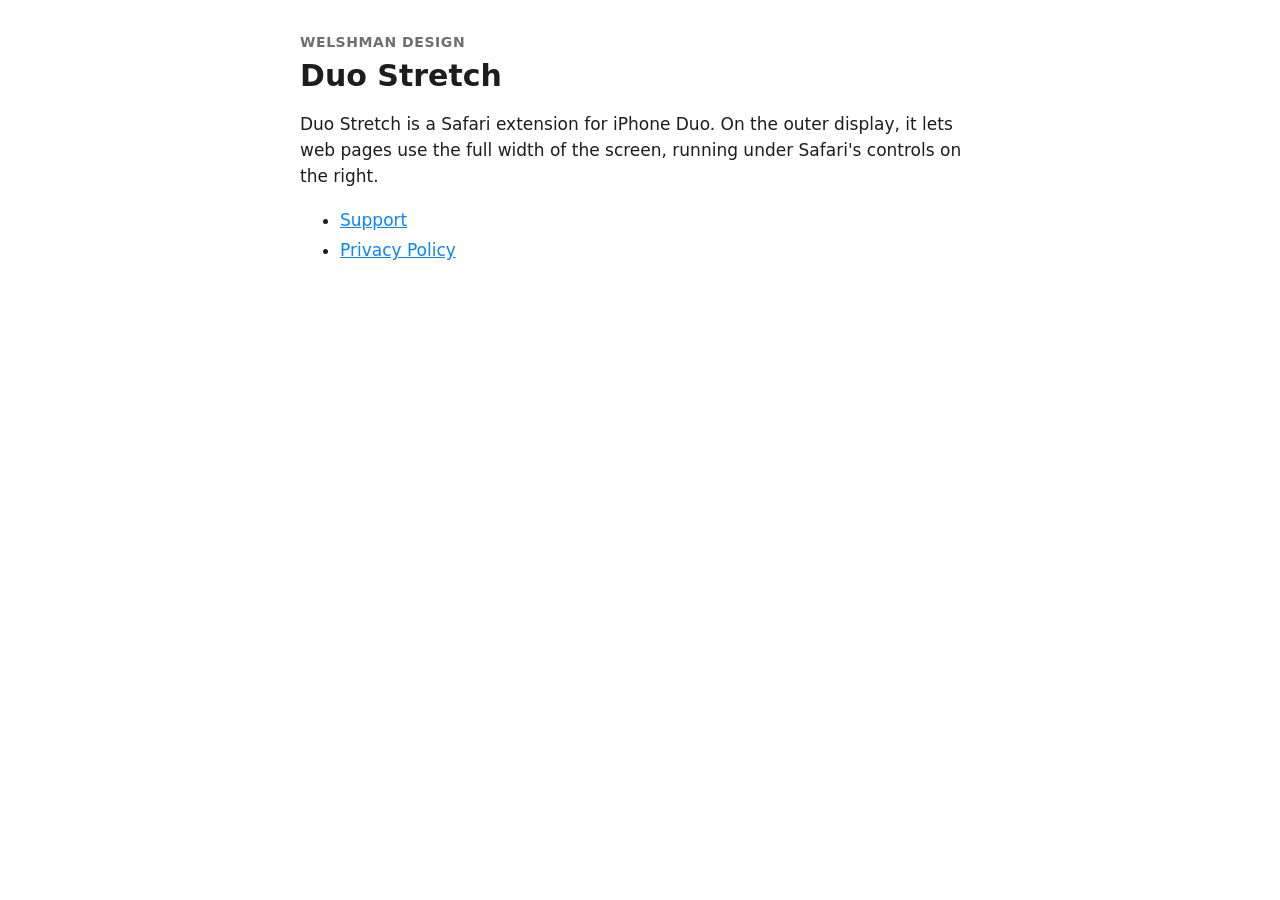
<file: index.html>
<!doctype html>
<html lang="en">
<head>
<meta charset="utf-8">
<meta name="viewport" content="width=device-width, initial-scale=1">
<title>Duo Stretch</title>
<link rel="stylesheet" href="style.css">
</head>
<body>
<main>
  <p class="kicker">Welshman Design</p>
  <h1>Duo Stretch</h1>
  <p>Duo Stretch is a Safari extension for iPhone Duo. On the outer display, it lets web pages use the full width of the screen, running under Safari's controls on the right.</p>
  <ul>
    <li><a href="support.html">Support</a></li>
    <li><a href="privacy.html">Privacy Policy</a></li>
  </ul>
</main>
</body>
</html>
</file>
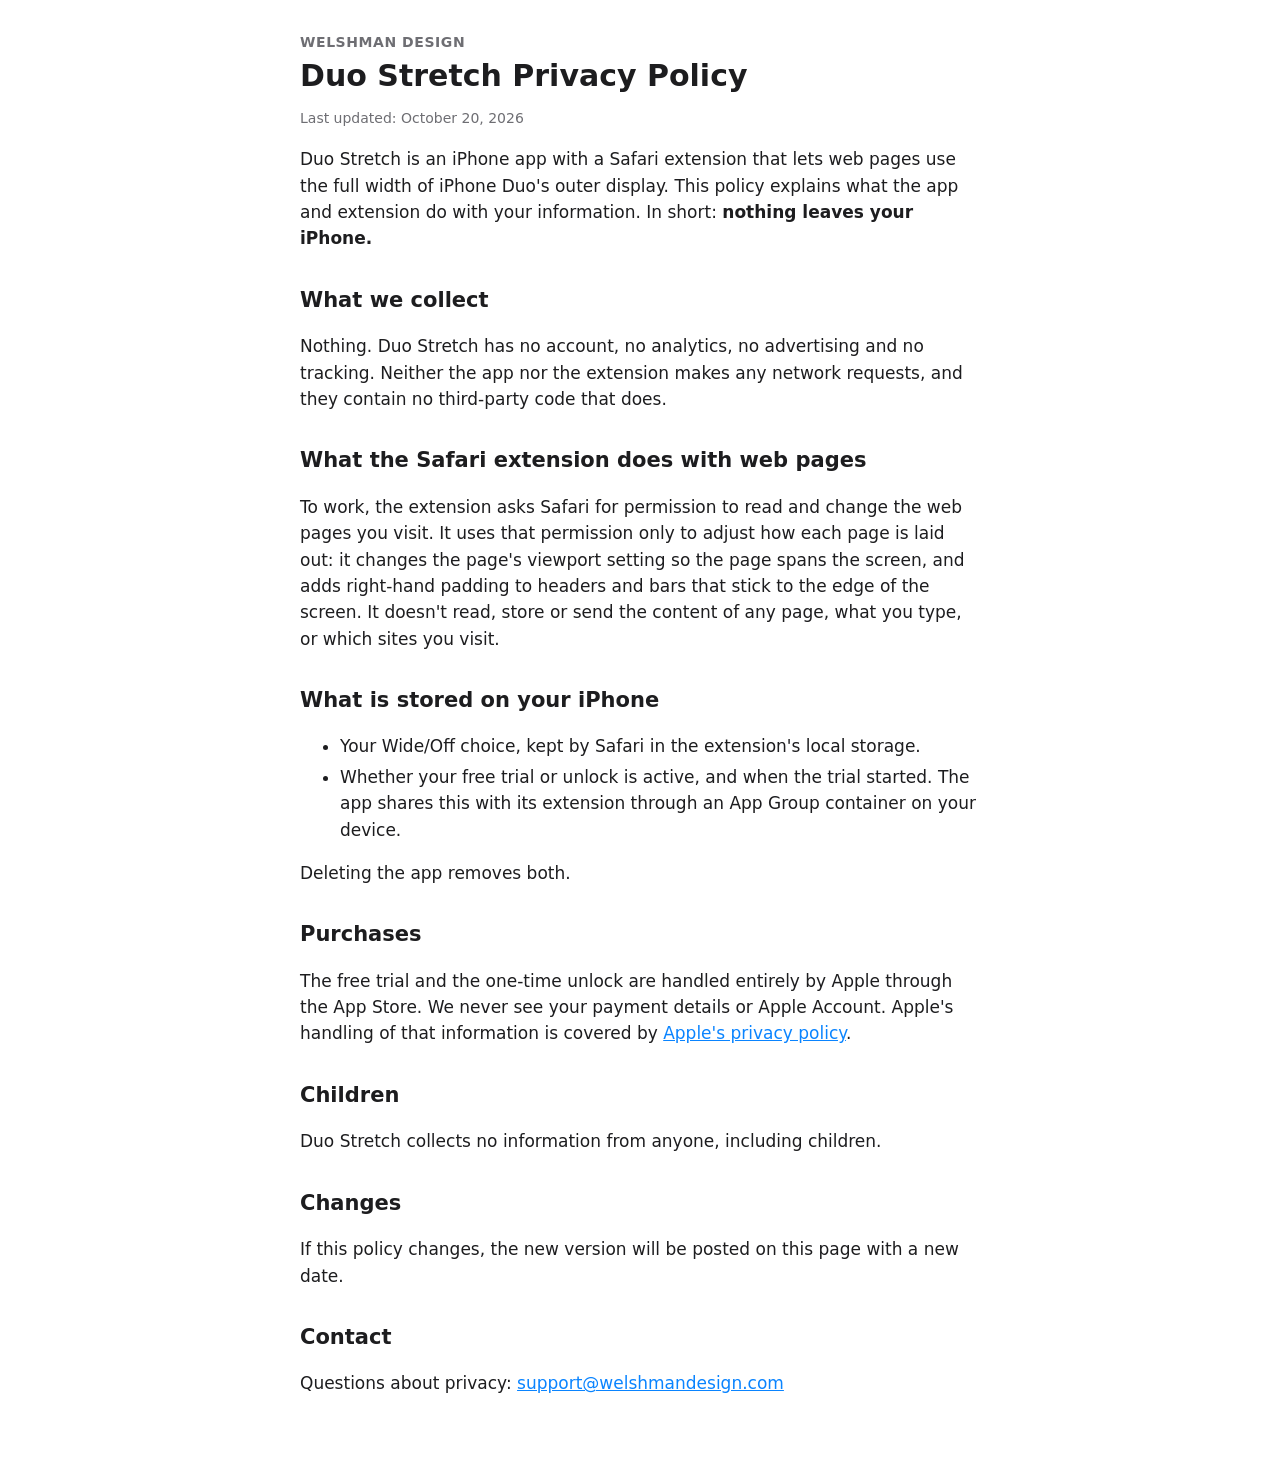
<file: privacy.html>
<!doctype html>
<html lang="en">
<head>
<meta charset="utf-8">
<meta name="viewport" content="width=device-width, initial-scale=1">
<title>Duo Stretch Privacy Policy</title>
<link rel="stylesheet" href="style.css">
</head>
<body>
<main>
  <p class="kicker">Welshman Design</p>
  <h1>Duo Stretch Privacy Policy</h1>
  <p class="updated">Last updated: October 20, 2026</p>

  <p>Duo Stretch is an iPhone app with a Safari extension that lets web pages use the full width of iPhone Duo's outer display. This policy explains what the app and extension do with your information. In short: <strong>nothing leaves your iPhone.</strong></p>

  <h2>What we collect</h2>
  <p>Nothing. Duo Stretch has no account, no analytics, no advertising and no tracking. Neither the app nor the extension makes any network requests, and they contain no third-party code that does.</p>

  <h2>What the Safari extension does with web pages</h2>
  <p>To work, the extension asks Safari for permission to read and change the web pages you visit. It uses that permission only to adjust how each page is laid out: it changes the page's viewport setting so the page spans the screen, and adds right-hand padding to headers and bars that stick to the edge of the screen. It doesn't read, store or send the content of any page, what you type, or which sites you visit.</p>

  <h2>What is stored on your iPhone</h2>
  <ul>
    <li>Your Wide/Off choice, kept by Safari in the extension's local storage.</li>
    <li>Whether your free trial or unlock is active, and when the trial started. The app shares this with its extension through an App Group container on your device.</li>
  </ul>
  <p>Deleting the app removes both.</p>

  <h2>Purchases</h2>
  <p>The free trial and the one-time unlock are handled entirely by Apple through the App Store. We never see your payment details or Apple Account. Apple's handling of that information is covered by <a href="https://www.apple.com/legal/privacy/">Apple's privacy policy</a>.</p>

  <h2>Children</h2>
  <p>Duo Stretch collects no information from anyone, including children.</p>

  <h2>Changes</h2>
  <p>If this policy changes, the new version will be posted on this page with a new date.</p>

  <h2>Contact</h2>
  <p>Questions about privacy: <a href="mailto:support@welshmandesign.com">support@welshmandesign.com</a></p>
</main>
</body>
</html>
</file>
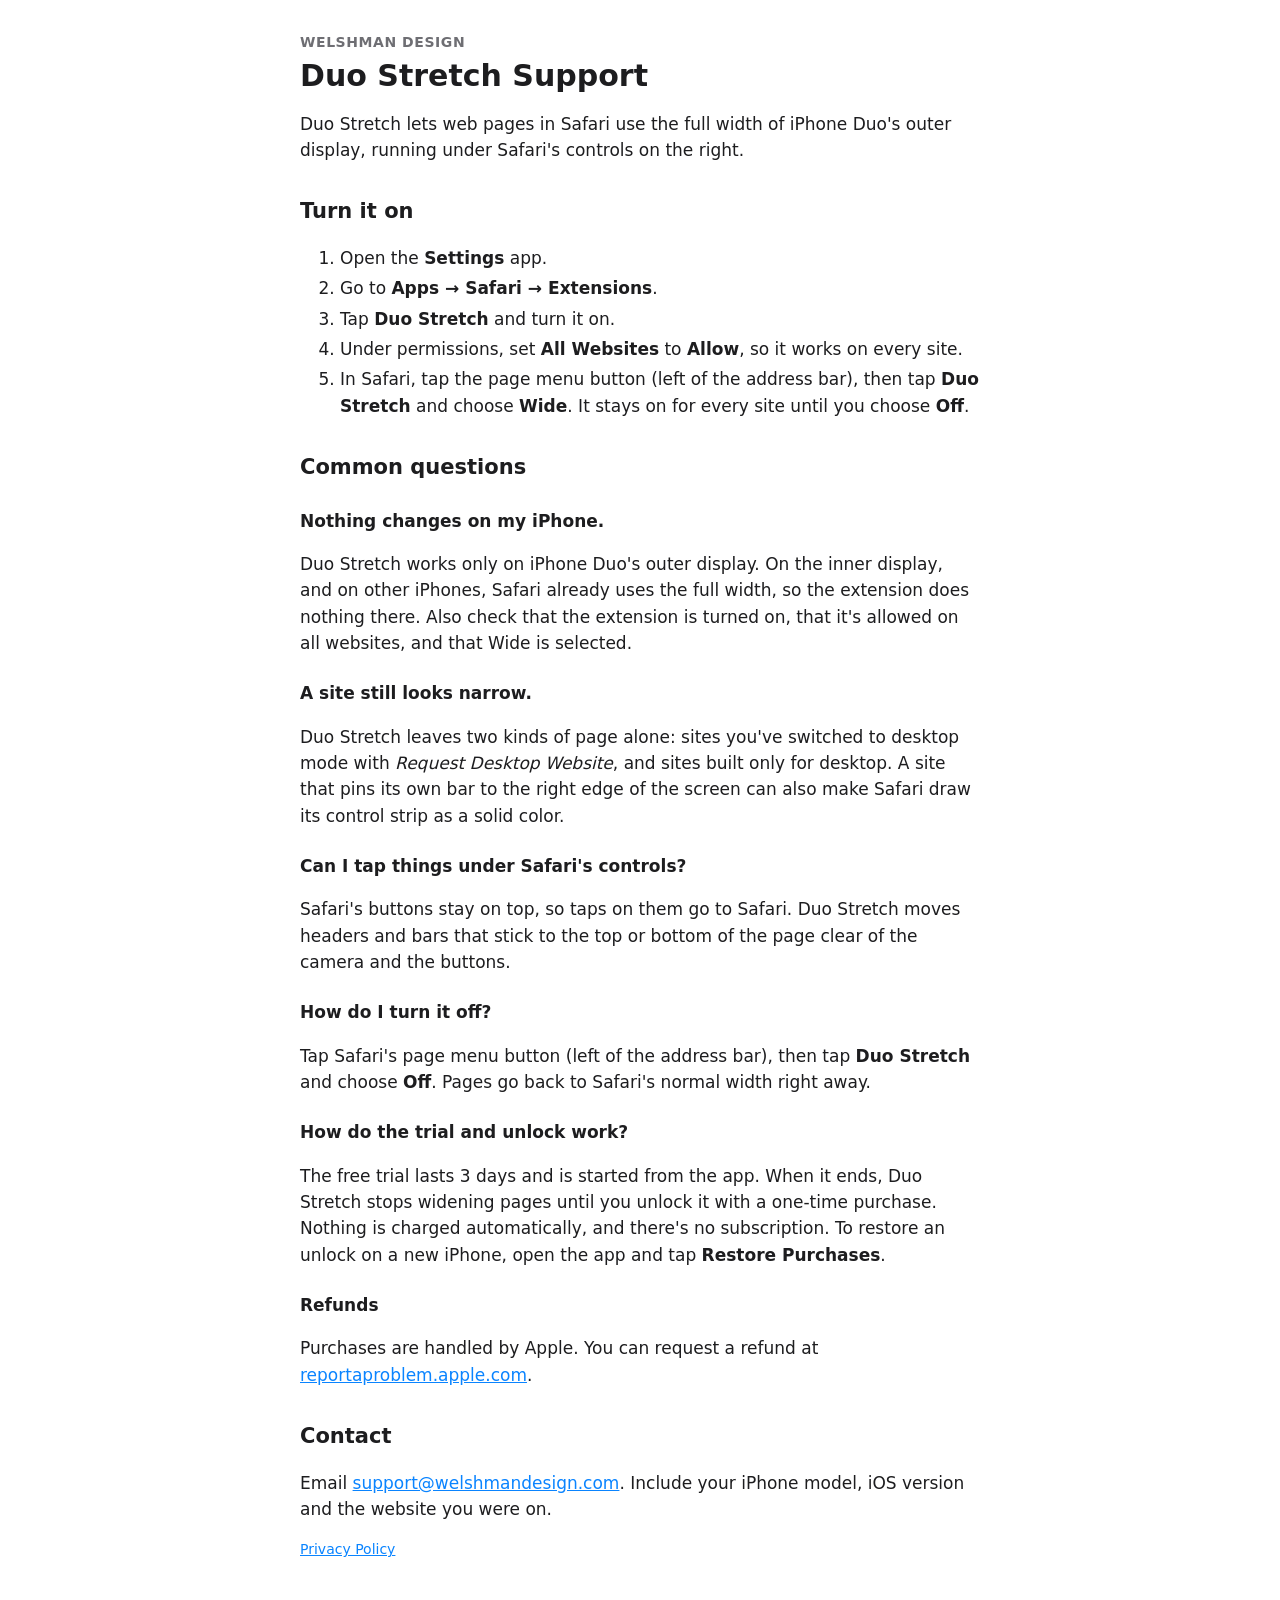
<file: support.html>
<!doctype html>
<html lang="en">
<head>
<meta charset="utf-8">
<meta name="viewport" content="width=device-width, initial-scale=1">
<title>Duo Stretch Support</title>
<link rel="stylesheet" href="style.css">
</head>
<body>
<main>
  <p class="kicker">Welshman Design</p>
  <h1>Duo Stretch Support</h1>
  <p>Duo Stretch lets web pages in Safari use the full width of iPhone Duo's outer display, running under Safari's controls on the right.</p>

  <h2>Turn it on</h2>
  <ol>
    <li>Open the <strong>Settings</strong> app.</li>
    <li>Go to <strong>Apps → Safari → Extensions</strong>.</li>
    <li>Tap <strong>Duo Stretch</strong> and turn it on.</li>
    <li>Under permissions, set <strong>All Websites</strong> to <strong>Allow</strong>, so it works on every site.</li>
    <li>In Safari, tap the page menu button (left of the address bar), then tap <strong>Duo Stretch</strong> and choose <strong>Wide</strong>. It stays on for every site until you choose <strong>Off</strong>.</li>
  </ol>

  <h2>Common questions</h2>

  <h3>Nothing changes on my iPhone.</h3>
  <p>Duo Stretch works only on iPhone Duo's outer display. On the inner display, and on other iPhones, Safari already uses the full width, so the extension does nothing there. Also check that the extension is turned on, that it's allowed on all websites, and that Wide is selected.</p>

  <h3>A site still looks narrow.</h3>
  <p>Duo Stretch leaves two kinds of page alone: sites you've switched to desktop mode with <em>Request Desktop Website</em>, and sites built only for desktop. A site that pins its own bar to the right edge of the screen can also make Safari draw its control strip as a solid color.</p>

  <h3>Can I tap things under Safari's controls?</h3>
  <p>Safari's buttons stay on top, so taps on them go to Safari. Duo Stretch moves headers and bars that stick to the top or bottom of the page clear of the camera and the buttons.</p>

  <h3>How do I turn it off?</h3>
  <p>Tap Safari's page menu button (left of the address bar), then tap <strong>Duo Stretch</strong> and choose <strong>Off</strong>. Pages go back to Safari's normal width right away.</p>

  <h3>How do the trial and unlock work?</h3>
  <p>The free trial lasts 3 days and is started from the app. When it ends, Duo Stretch stops widening pages until you unlock it with a one-time purchase. Nothing is charged automatically, and there's no subscription. To restore an unlock on a new iPhone, open the app and tap <strong>Restore Purchases</strong>.</p>

  <h3>Refunds</h3>
  <p>Purchases are handled by Apple. You can request a refund at <a href="https://reportaproblem.apple.com">reportaproblem.apple.com</a>.</p>

  <h2>Contact</h2>
  <p>Email <a href="mailto:support@welshmandesign.com">support@welshmandesign.com</a>. Include your iPhone model, iOS version and the website you were on.</p>

  <p class="small"><a href="privacy.html">Privacy Policy</a></p>
</main>
</body>
</html>
</file>
<file: style.css>
:root {
  color-scheme: light dark;
  --bg: #ffffff;
  --fg: #1d1d1f;
  --muted: #6e6e73;
  --accent: #0a84ff;
}
@media (prefers-color-scheme: dark) {
  :root { --bg: #000000; --fg: #f5f5f7; --muted: #98989d; }
}
html { background: var(--bg); color: var(--fg); }
body { margin: 0; font: 17px/1.55 -apple-system, BlinkMacSystemFont, "Segoe UI", system-ui, sans-serif; }
main { max-width: 680px; margin: 0 auto; padding: 32px 16px 64px; }
h1 { font-size: 30px; line-height: 1.2; margin: 4px 0 8px; }
h2 { font-size: 21px; margin: 32px 0 8px; }
h3 { font-size: 17px; margin: 24px 0 4px; }
a { color: var(--accent); }
.kicker { color: var(--muted); font-size: 14px; font-weight: 600; text-transform: uppercase; letter-spacing: .04em; margin: 0; }
.updated, .small { color: var(--muted); font-size: 14px; }
li { margin: 4px 0; }
</file>
